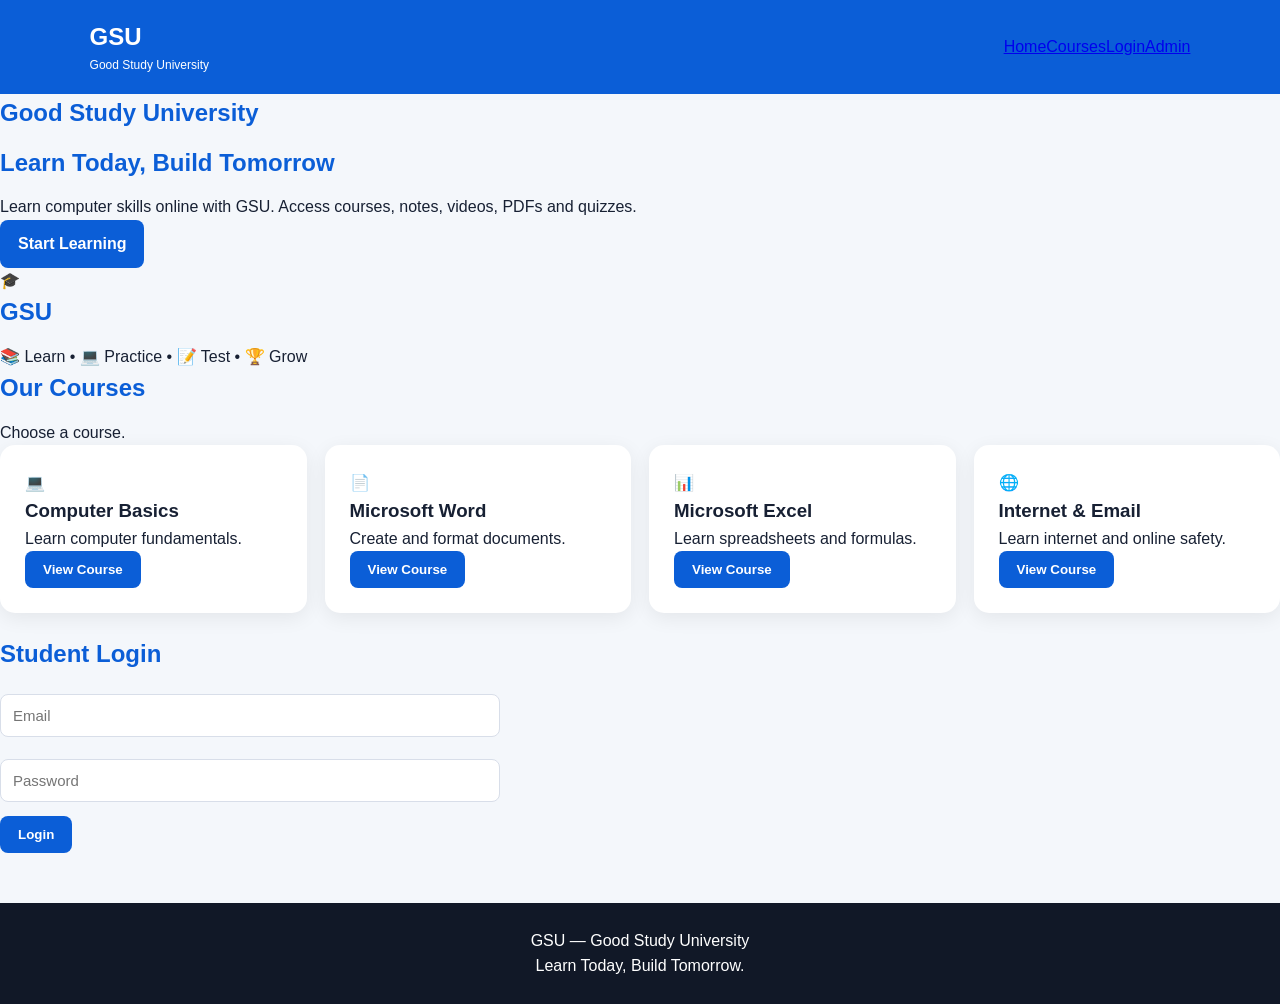
<file: index.html>
<!DOCTYPE html>
<html><head><meta charset="UTF-8"><meta name="viewport" content="width=device-width,initial-scale=1"><title>GSU - Good Study University</title><link rel="stylesheet" href="style.css"></head>
<body><header><div class="logo">GSU<span>Good Study University</span></div><nav><a href="index.html">Home</a><a href="#courses">Courses</a><a href="#login">Login</a><a href="admin.html">Admin</a></nav></header>
<section class="hero"><div><h1>Good Study University</h1><h2>Learn Today, Build Tomorrow</h2><p>Learn computer skills online with GSU. Access courses, notes, videos, PDFs and quizzes.</p><a class="btn" href="#courses">Start Learning</a></div><div class="hero-card">🎓<h2>GSU</h2><p>📚 Learn • 💻 Practice • 📝 Test • 🏆 Grow</p></div></section>
<section id="courses"><div class="section-title"><h2>Our Courses</h2><p>Choose a course.</p></div><div class="grid">
<div class="card">💻<h3>Computer Basics</h3><p>Learn computer fundamentals.</p><button class="btn" onclick="openCourse('Computer Basics')">View Course</button></div>
<div class="card">📄<h3>Microsoft Word</h3><p>Create and format documents.</p><button class="btn" onclick="openCourse('Microsoft Word')">View Course</button></div>
<div class="card">📊<h3>Microsoft Excel</h3><p>Learn spreadsheets and formulas.</p><button class="btn" onclick="openCourse('Microsoft Excel')">View Course</button></div>
<div class="card">🌐<h3>Internet & Email</h3><p>Learn internet and online safety.</p><button class="btn" onclick="openCourse('Internet & Email')">View Course</button></div>
</div></section>
<section id="login"><div class="section-title"><h2>Student Login</h2></div><div class="auth"><input id="email" type="email" placeholder="Email"><input id="password" type="password" placeholder="Password"><button class="btn" onclick="login()">Login</button></div></section>
<footer>GSU — Good Study University<br>Learn Today, Build Tomorrow.</footer><script src="app.js"></script></body></html>
</file>
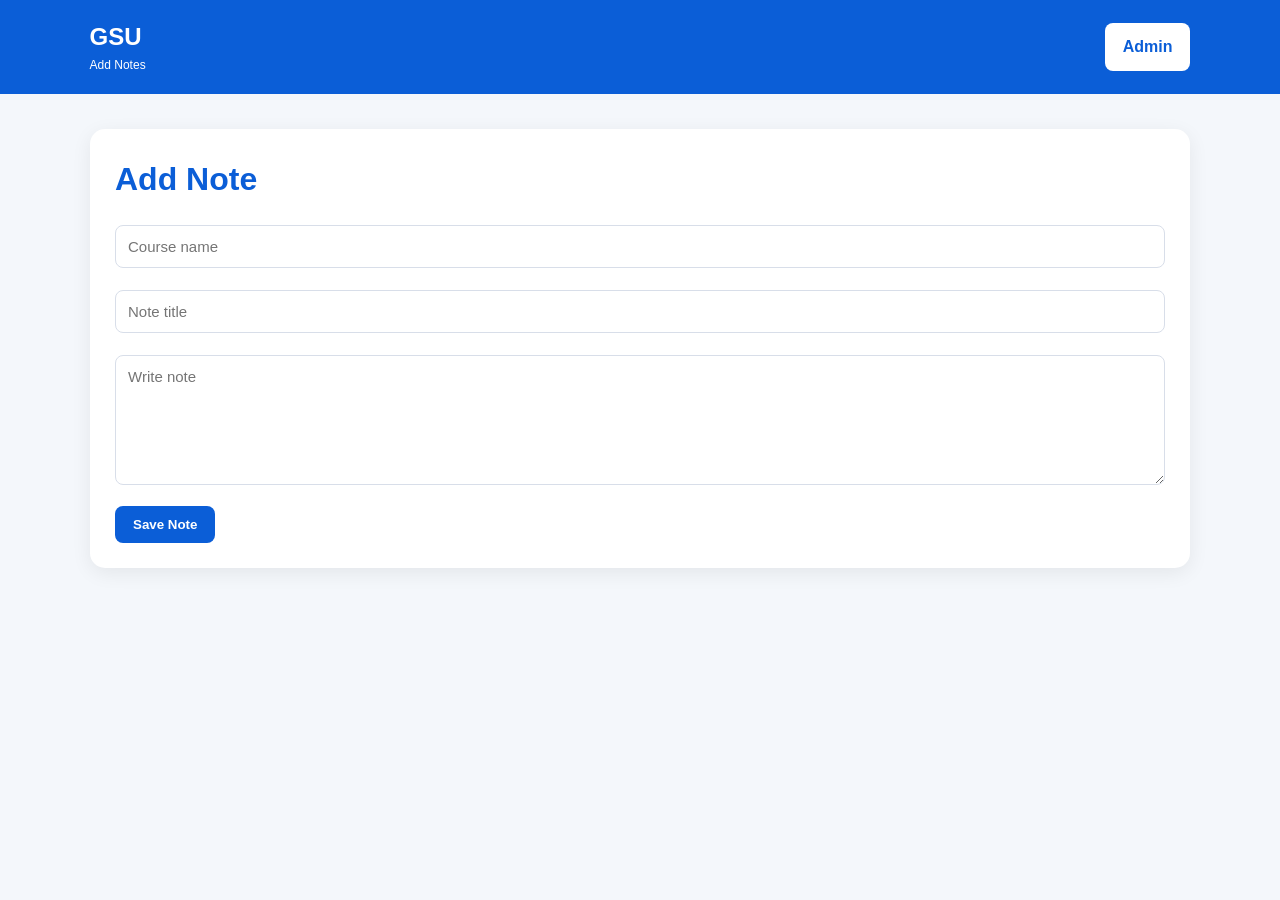
<file: add-notes.html>
<!DOCTYPE html><html><head><meta charset="UTF-8"><meta name="viewport" content="width=device-width,initial-scale=1"><title>Add Notes</title><link rel="stylesheet" href="style.css"></head><body><header><div class="logo">GSU<span>Add Notes</span></div><a class="logout" href="admin.html">Admin</a></header><main class="container"><div class="card"><h1>Add Note</h1><input id="noteCourse" placeholder="Course name"><input id="noteTitle" placeholder="Note title"><textarea id="noteText" placeholder="Write note"></textarea><button class="btn" onclick="addNote()">Save Note</button></div></main><script src="app.js"></script></body></html>
</file>
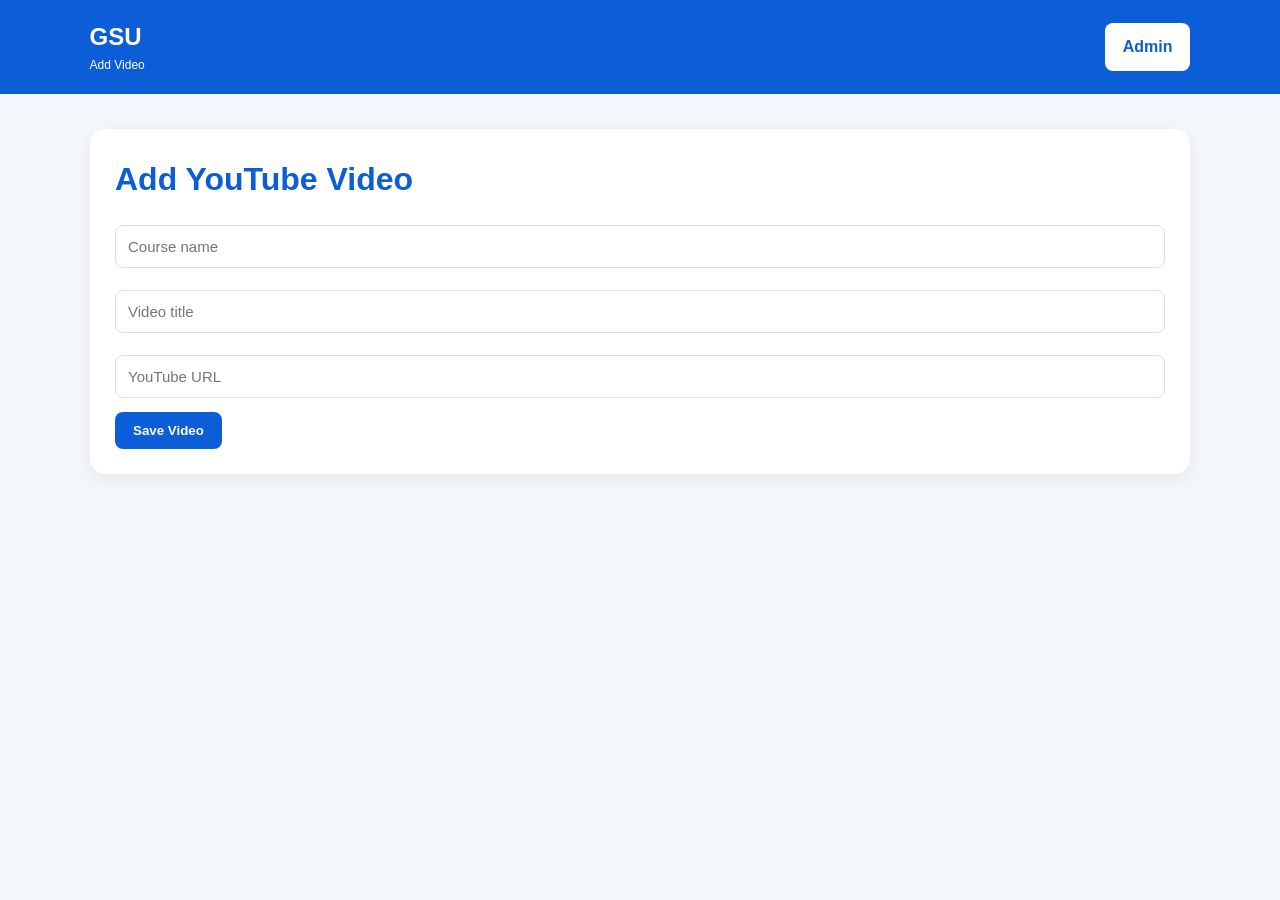
<file: add-videos.html>
<!DOCTYPE html><html><head><meta charset="UTF-8"><meta name="viewport" content="width=device-width,initial-scale=1"><title>Add Video</title><link rel="stylesheet" href="style.css"></head><body><header><div class="logo">GSU<span>Add Video</span></div><a class="logout" href="admin.html">Admin</a></header><main class="container"><div class="card"><h1>Add YouTube Video</h1><input id="videoCourse" placeholder="Course name"><input id="videoTitle" placeholder="Video title"><input id="videoUrl" placeholder="YouTube URL"><button class="btn" onclick="addVideo()">Save Video</button></div></main><script src="app.js"></script></body></html>
</file>
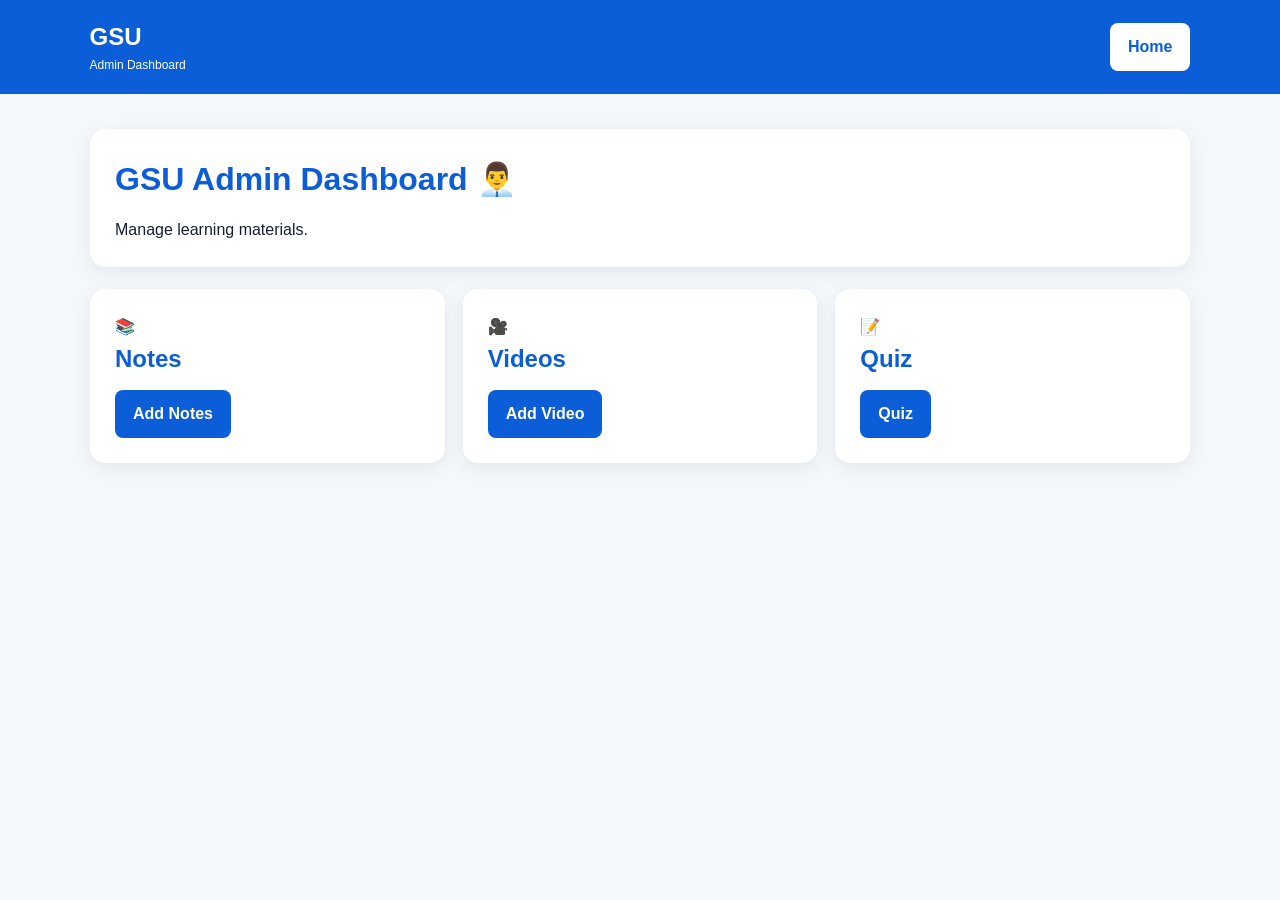
<file: admin.html>
<!DOCTYPE html><html><head><meta charset="UTF-8"><meta name="viewport" content="width=device-width,initial-scale=1"><title>GSU Admin</title><link rel="stylesheet" href="style.css"></head><body><header><div class="logo">GSU<span>Admin Dashboard</span></div><a class="logout" href="index.html">Home</a></header><main class="container"><div class="welcome"><h1>GSU Admin Dashboard 👨‍💼</h1><p>Manage learning materials.</p></div><div class="grid"><div class="card">📚<h2>Notes</h2><a class="btn" href="add-notes.html">Add Notes</a></div><div class="card">🎥<h2>Videos</h2><a class="btn" href="add-videos.html">Add Video</a></div><div class="card">📝<h2>Quiz</h2><a class="btn" href="quiz.html">Quiz</a></div></div></main><script src="app.js"></script></body></html>
</file>
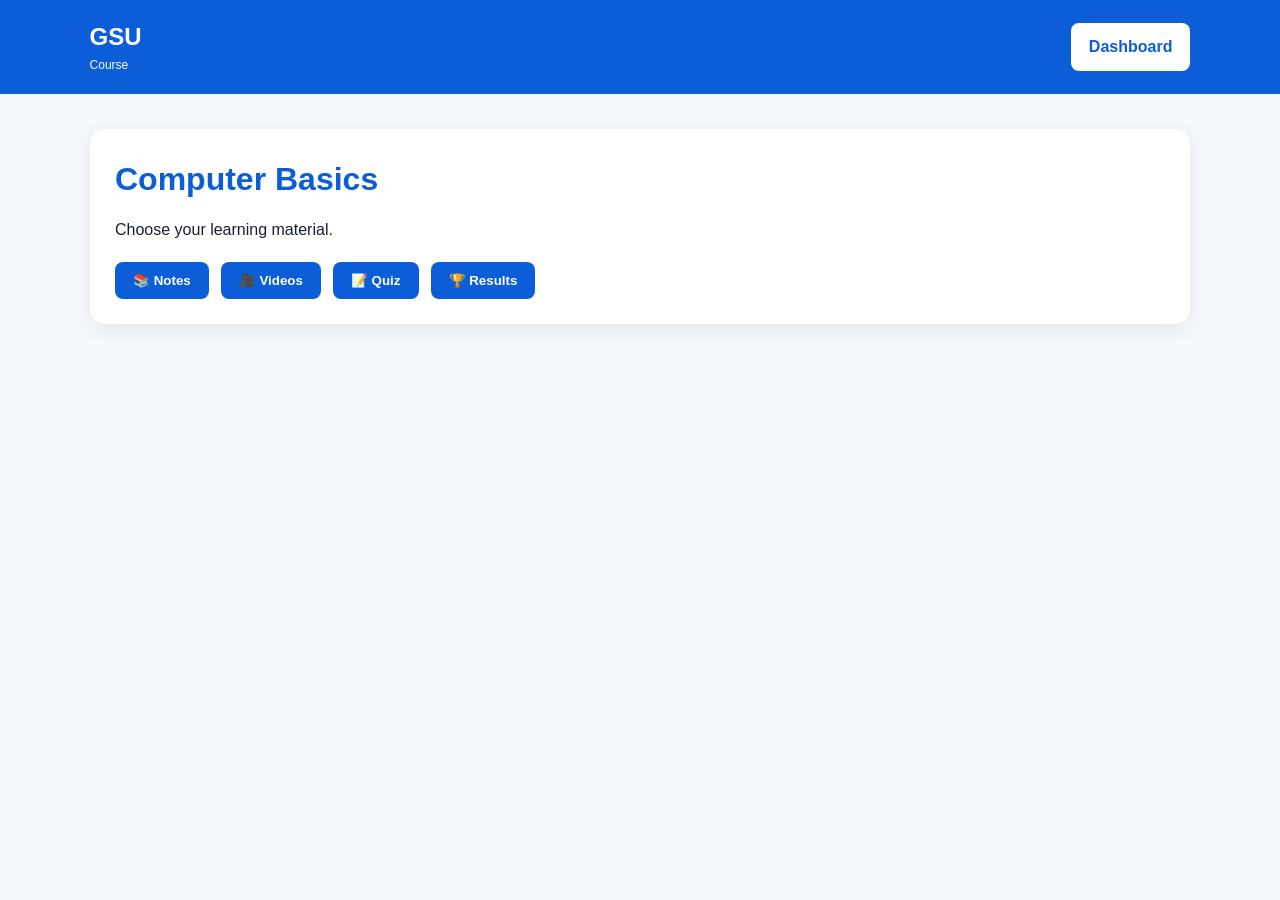
<file: course.html>
<!DOCTYPE html><html><head><meta charset="UTF-8"><meta name="viewport" content="width=device-width,initial-scale=1"><title>GSU Course</title><link rel="stylesheet" href="style.css"></head><body><header><div class="logo">GSU<span>Course</span></div><a class="logout" href="dashboard.html">Dashboard</a></header><main class="container"><div class="card"><h1 id="title">Course</h1><p>Choose your learning material.</p><div class="actions"><button class="btn" onclick="go('notes.html')">📚 Notes</button><button class="btn" onclick="go('videos.html')">🎥 Videos</button><button class="btn" onclick="go('quiz.html')">📝 Quiz</button><button class="btn" onclick="go('results.html')">🏆 Results</button></div></div></main><script src="app.js"></script></body></html>
</file>
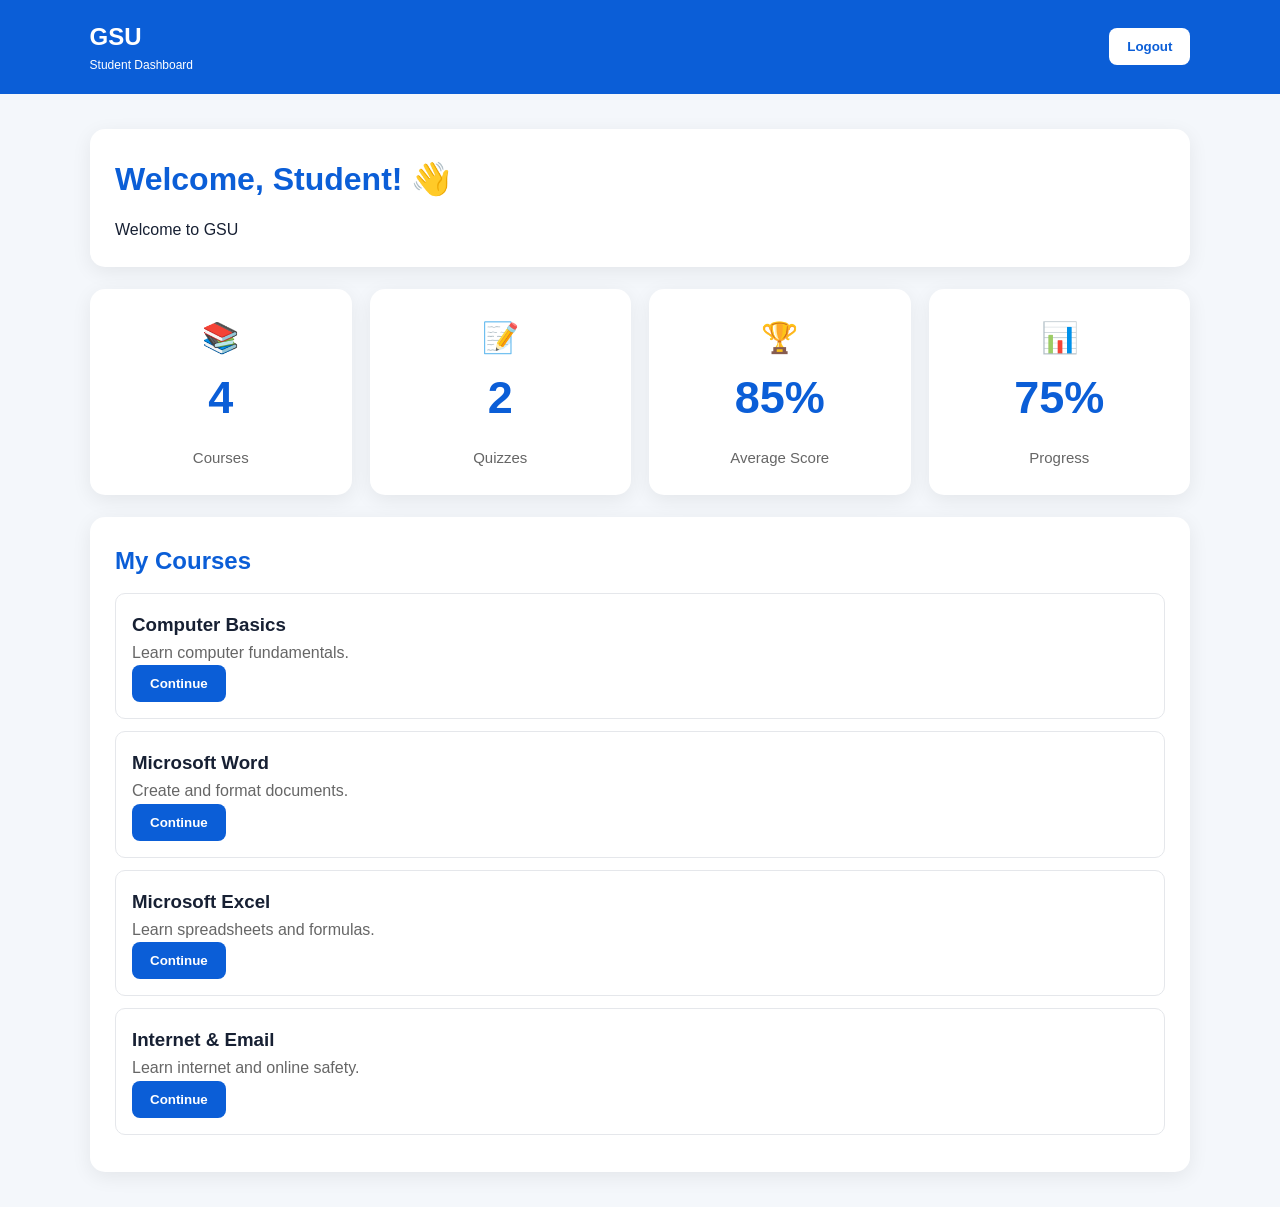
<file: dashboard.html>
<!DOCTYPE html><html><head><meta charset="UTF-8"><meta name="viewport" content="width=device-width,initial-scale=1"><title>GSU Student Dashboard</title><link rel="stylesheet" href="style.css"></head><body>
<header><div class="logo">GSU<span>Student Dashboard</span></div><button class="logout" onclick="logout()">Logout</button></header>
<main class="container"><div class="welcome"><h1>Welcome, Student! 👋</h1><p id="studentEmail"></p></div><div class="grid stats"><div class="card">📚<h2>4</h2><p>Courses</p></div><div class="card">📝<h2>2</h2><p>Quizzes</p></div><div class="card">🏆<h2>85%</h2><p>Average Score</p></div><div class="card">📊<h2>75%</h2><p>Progress</p></div></div><div class="card"><h2>My Courses</h2><div id="courseList"></div></div></main><script src="app.js"></script></body></html>
</file>
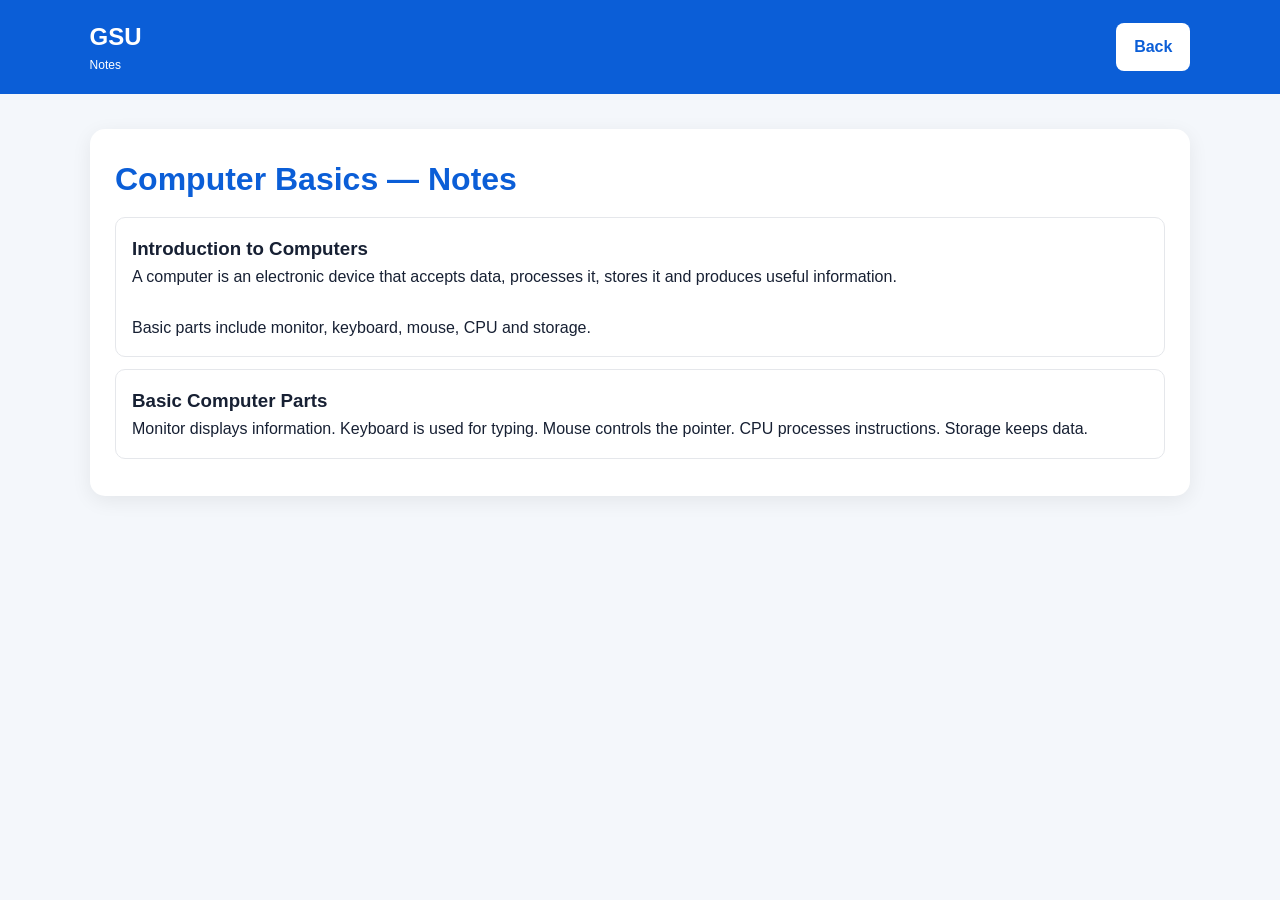
<file: notes.html>
<!DOCTYPE html><html><head><meta charset="UTF-8"><meta name="viewport" content="width=device-width,initial-scale=1"><title>GSU Notes</title><link rel="stylesheet" href="style.css"></head><body><header><div class="logo">GSU<span>Notes</span></div><a class="logout" href="course.html">Back</a></header><main class="container"><div class="card"><h1 id="courseTitle">Notes</h1><div id="notesList"></div></div></main><script src="app.js"></script></body></html>
</file>
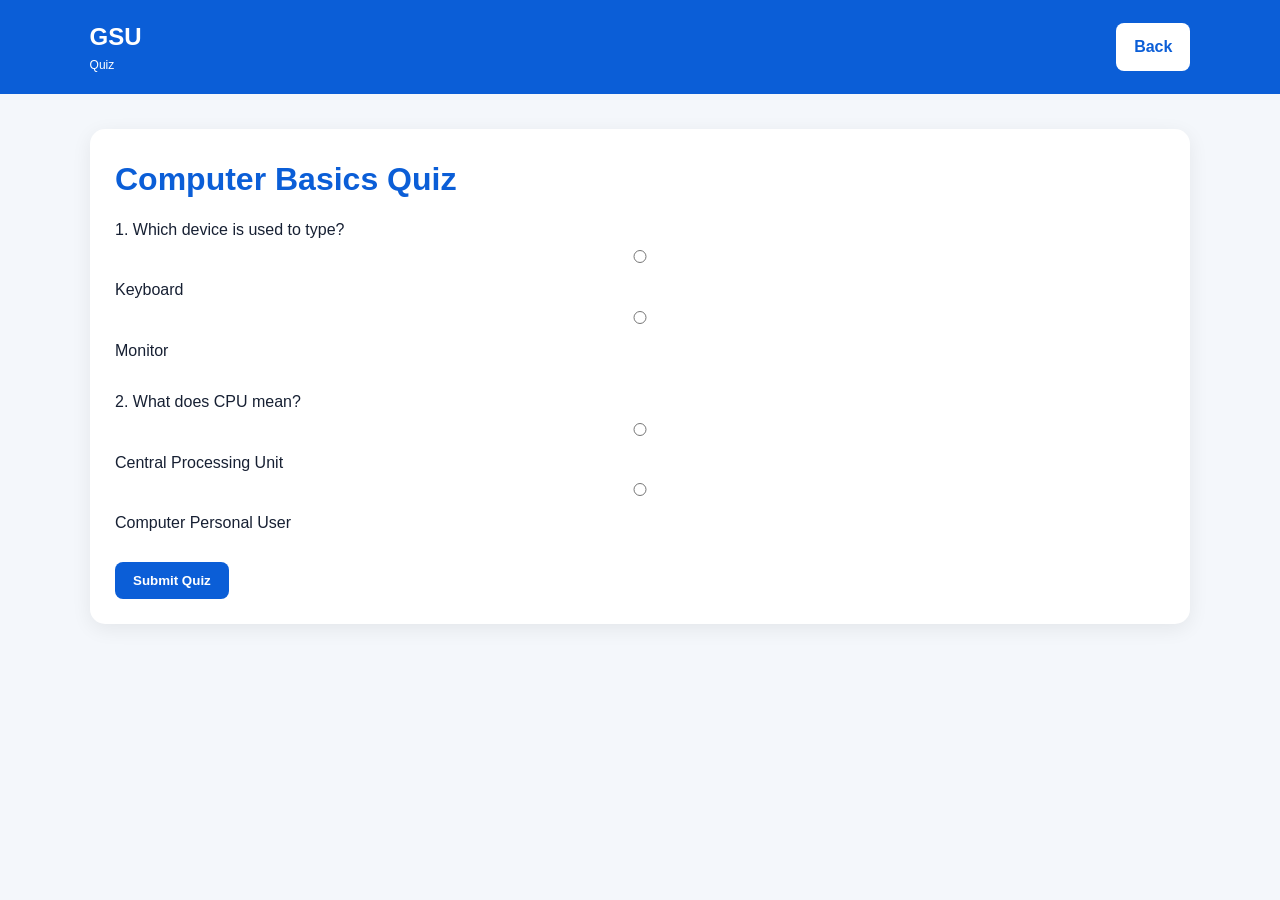
<file: quiz.html>
<!DOCTYPE html><html><head><meta charset="UTF-8"><meta name="viewport" content="width=device-width,initial-scale=1"><title>GSU Quiz</title><link rel="stylesheet" href="style.css"></head><body><header><div class="logo">GSU<span>Quiz</span></div><a class="logout" href="course.html">Back</a></header><main class="container"><div class="card"><h1>Computer Basics Quiz</h1><p>1. Which device is used to type?</p><label><input type="radio" name="q1" value="1"> Keyboard</label><br><label><input type="radio" name="q1" value="0"> Monitor</label><br><br><p>2. What does CPU mean?</p><label><input type="radio" name="q2" value="1"> Central Processing Unit</label><br><label><input type="radio" name="q2" value="0"> Computer Personal User</label><br><br><button class="btn" onclick="submitQuiz()">Submit Quiz</button></div></main><script src="app.js"></script></body></html>
</file>
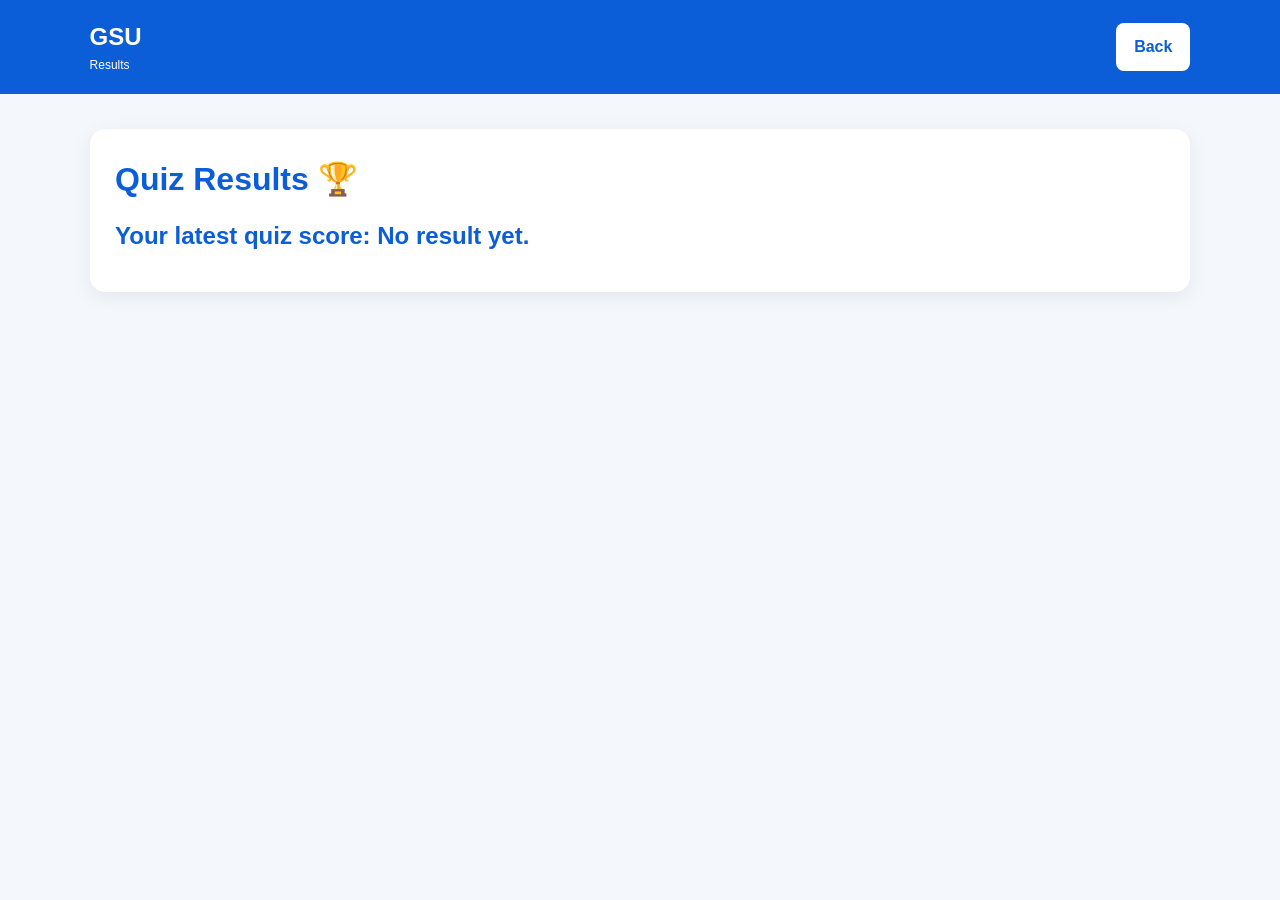
<file: results.html>
<!DOCTYPE html><html><head><meta charset="UTF-8"><meta name="viewport" content="width=device-width,initial-scale=1"><title>GSU Results</title><link rel="stylesheet" href="style.css"></head><body><header><div class="logo">GSU<span>Results</span></div><a class="logout" href="course.html">Back</a></header><main class="container"><div class="card"><h1>Quiz Results 🏆</h1><h2 id="score">No result yet.</h2></div></main><script src="app.js"></script></body></html>
</file>
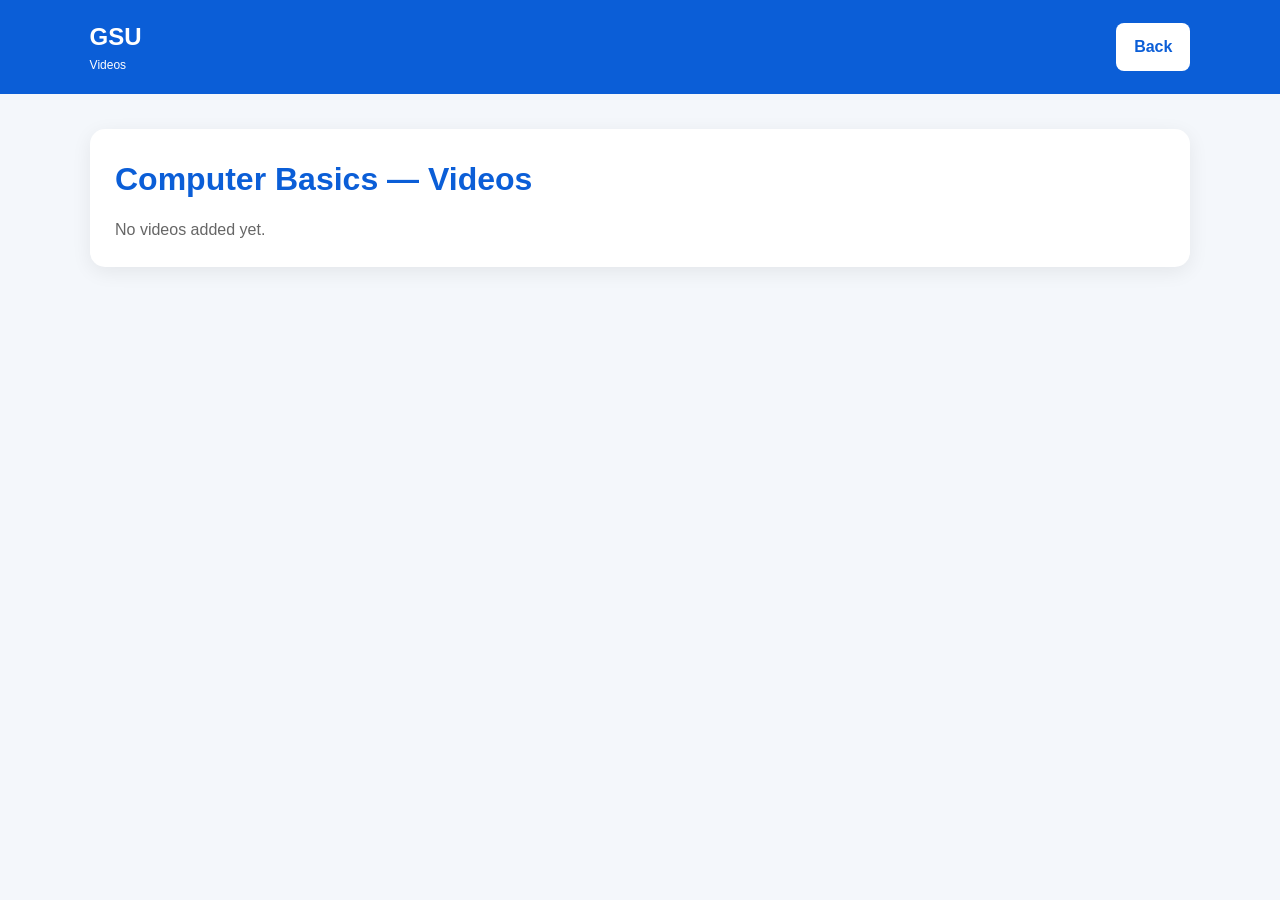
<file: videos.html>
<!DOCTYPE html><html><head><meta charset="UTF-8"><meta name="viewport" content="width=device-width,initial-scale=1"><title>GSU Videos</title><link rel="stylesheet" href="style.css"></head><body><header><div class="logo">GSU<span>Videos</span></div><a class="logout" href="course.html">Back</a></header><main class="container"><div class="card"><h1 id="videoCourse">Videos</h1><div id="videosList"></div></div></main><script src="app.js"></script></body></html>
</file>
<file: style.css>
*{box-sizing:border-box;margin:0;padding:0;font-family:Arial,sans-serif}body{background:#f4f7fb;color:#172033;line-height:1.6}header{background:#0b5ed7;color:#fff;padding:18px 7%;display:flex;justify-content:space-between;align-items:center}.logo{font-size:24px;font-weight:bold}.logo span{display:block;font-size:12px;font-weight:normal}.container{width:90%;max-width:1100px;margin:35px auto}.welcome,.card{background:#fff;padding:25px;border-radius:15px;box-shadow:0 5px 20px rgba(0,0,0,.07);margin-bottom:22px}h1,h2{color:#0b5ed7;margin-bottom:12px}.grid{display:grid;grid-template-columns:repeat(auto-fit,minmax(210px,1fr));gap:18px}.stats .card{text-align:center;font-size:30px}.stats .card p{font-size:15px;color:#666}.actions{display:flex;flex-wrap:wrap;gap:12px;margin-top:20px}.btn,.logout{display:inline-block;border:0;padding:11px 18px;border-radius:8px;cursor:pointer;text-decoration:none;font-weight:bold}.btn{background:#0b5ed7;color:#fff}.logout{background:#fff;color:#0b5ed7}input,textarea{width:100%;padding:12px;margin:8px 0 14px;border:1px solid #d8dee9;border-radius:8px;font-size:15px}textarea{min-height:130px}.auth{max-width:500px}.item{padding:16px;border:1px solid #e5e7eb;border-radius:10px;margin:12px 0}.muted{color:#666}.video-wrap{position:relative;width:100%;padding-top:56.25%;margin-top:12px}.video-wrap iframe{position:absolute;inset:0;width:100%;height:100%;border:0;border-radius:10px}footer{background:#111827;color:#fff;text-align:center;padding:25px;margin-top:50px}@media(max-width:600px){header{padding:15px 5%}.container{width:92%}.actions .btn{width:100%}}
</file>
